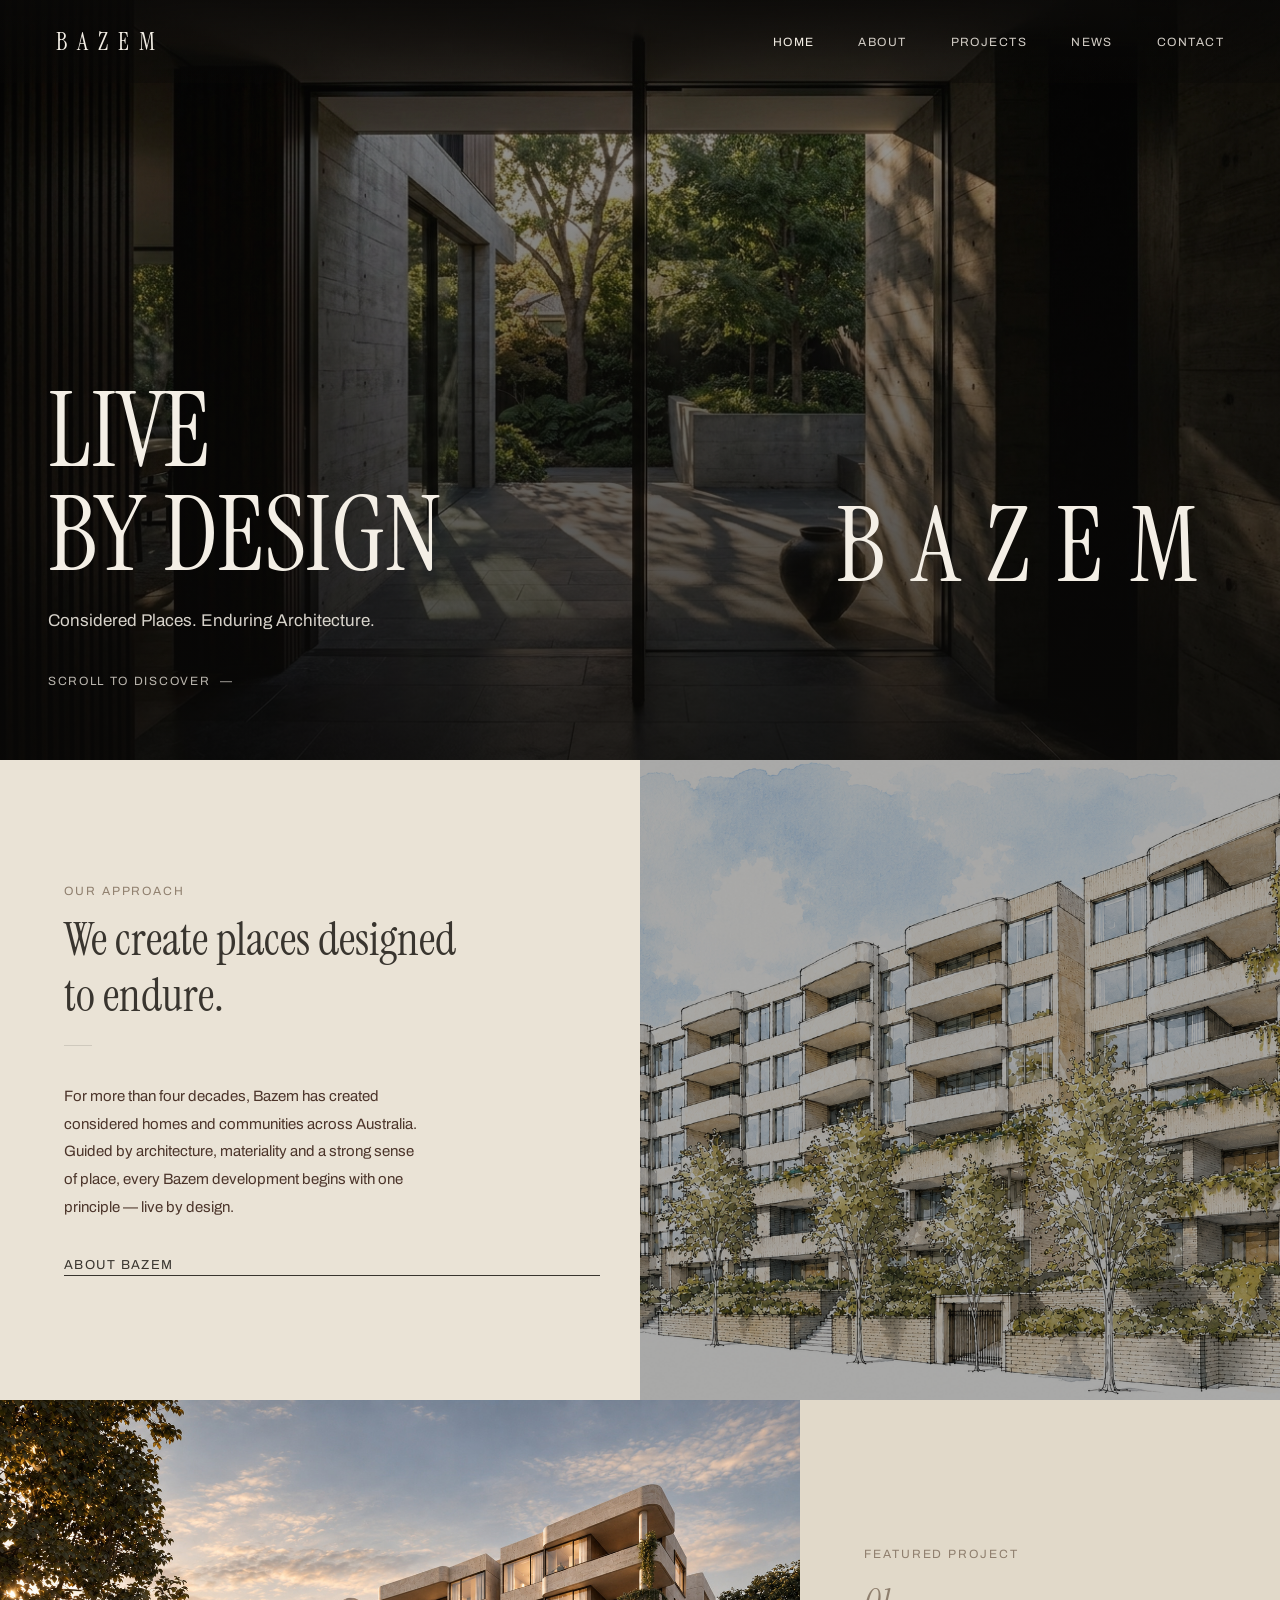
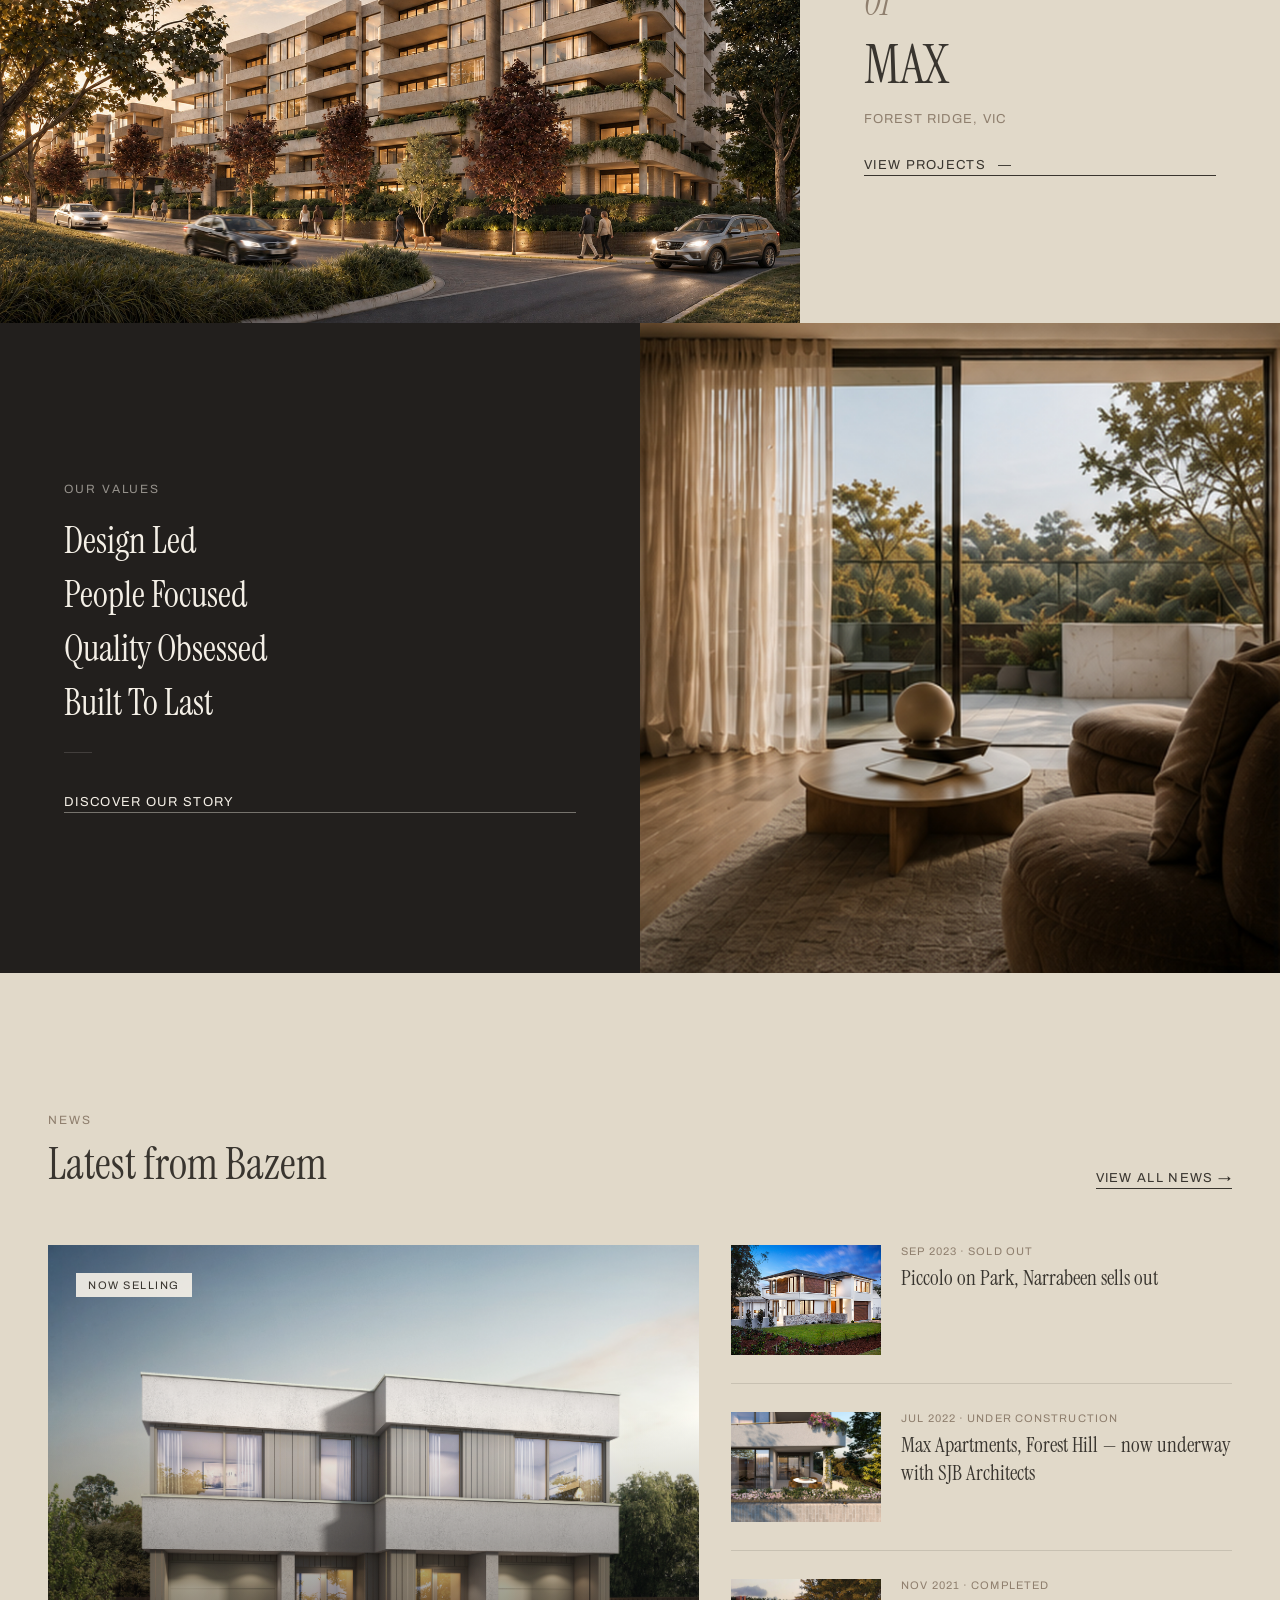
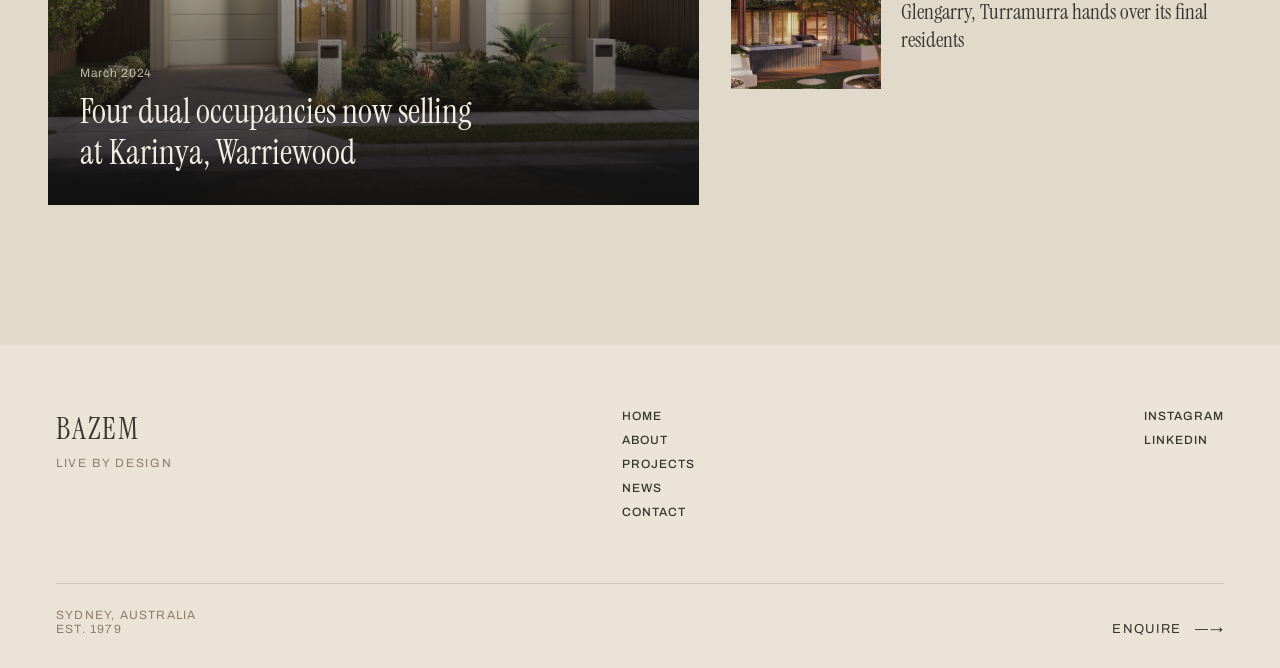
<file: index.html>
<!DOCTYPE html>
<html lang="en">
<head>
<meta charset="utf-8">
<meta name="viewport" content="width=device-width, initial-scale=1">
<title>Bazem — Live By Design</title>
<link rel="preconnect" href="https://fonts.googleapis.com">
<link rel="preconnect" href="https://fonts.gstatic.com" crossorigin="anonymous">
<link href="https://fonts.googleapis.com/css2?family=Instrument+Serif:ital@0;1&family=Archivo:wght@400;500;600;700&display=swap" rel="stylesheet">
<link rel="stylesheet" href="css/style.css">
</head>
<body>

<header class="site-header">
<a href="index.html" class="site-header__logo">BAZEM</a>
<nav class="site-header__nav">
<a href="index.html" class="is-active">Home</a>
<a href="about.html">About</a>
<a href="projects.html">Projects</a>
<a href="news.html">News</a>
<a href="contact.html">Contact</a>
</nav>
<button class="burger" aria-label="Menu"><span></span><span></span><span></span></button>
</header>

<div class="mobile-nav">
<div class="mobile-nav__top">
<div class="mobile-nav__logo">BAZEM</div>
<button class="mobile-nav__close" aria-label="Close menu">×</button>
</div>
<nav class="mobile-nav__links">
<a href="index.html"><span>01</span>Home</a>
<a href="about.html"><span>02</span>About</a>
<a href="projects.html"><span>03</span>Projects</a>
<a href="news.html"><span>04</span>News</a>
<a href="contact.html"><span>05</span>Contact</a>
</nav>
<div class="mobile-nav__foot">119 Willoughby Road, Crows Nest NSW · (02) 9956 3818</div>
</div>

<section class="hero">
<video autoplay muted loop playsinline poster="uploads/hf_20260813_230831_56e6dd16-67d4-4c9a-90cb-5d42ba238a93.png" crossorigin="anonymous">
<source src="https://d8j0ntlcm91z4.cloudfront.net/user_3GW44oRT1F4NxJHzbThFHly3Vqg/hf_20260813_232804_43e7d141-6e8e-41c3-b76c-92bc6c5364d0.mp4" type="video/mp4">
</video>
<div class="hero__overlay"></div>
<div class="hero__floating-logo">BAZEM</div>
<div class="hero__text">
<h1 class="hero__title">Live<br>By Design</h1>
<p class="hero__body">Considered Places. Enduring Architecture.</p>
<div class="hero__scroll">Scroll To Discover <span>—</span></div>
</div>
</section>

<section class="approach">
<div class="approach__text" data-reveal>
<div class="eyebrow">Our Approach</div>
<h2 class="approach__title">We create places designed to endure.</h2>
<div class="rule"></div>
<p class="approach__body">For more than four decades, Bazem has created considered homes and communities across Australia. Guided by architecture, materiality and a strong sense of place, every Bazem development begins with one principle — live by design.</p>
<a href="about.html" class="link-underline">About Bazem</a>
</div>
<div class="approach__image" data-reveal>
<img src="uploads/max-colour-sky-sketch.png" alt="Max Apartments — architectural sketch">
</div>
</section>

<section class="featured">
<div class="featured__image" data-reveal>
<img src="uploads/max.jpg" alt="MAX — Forest Ridge">
</div>
<div class="featured__text" data-reveal>
<div class="eyebrow">Featured Project</div>
<div class="featured__num">01</div>
<h2 class="featured__name">MAX</h2>
<div class="featured__loc">Forest Ridge, VIC</div>
<a href="projects.html#max" class="link-underline featured__link">View Projects <span>—</span></a>
</div>
</section>

<section class="values">
<div class="values__text" data-reveal>
<div class="eyebrow" style="color:rgba(244,239,230,.55)">Our Values</div>
<div class="values__list">
<div>Design Led</div>
<div>People Focused</div>
<div>Quality Obsessed</div>
<div>Built To Last</div>
</div>
<div class="rule rule--light"></div>
<a href="about.html" class="link-underline link-underline--light" style="margin-top:20px">Discover Our Story</a>
</div>
<div class="values__image" data-reveal>
<img src="uploads/04_living_room-9580292a.jpg" alt="Bazem interior living room">
</div>
</section>

<section class="news-section" id="news">
<div class="news-section__inner">
<div class="news-section__head">
<div>
<div class="eyebrow">News</div>
<h2 class="section-title">Latest from Bazem</h2>
</div>
<a href="news.html" class="link-underline">View All News →</a>
</div>
<div class="news-grid">
<a href="news.html" class="news-featured">
<img src="uploads/karinya-project-image.jpg" alt="Karinya Warriewood">
<div class="news-featured__overlay"></div>
<div class="news-featured__tag">Now Selling</div>
<div class="news-featured__text">
<div class="news-featured__date">March 2024</div>
<div class="news-featured__title">Four dual occupancies now selling at Karinya, Warriewood</div>
</div>
</a>
<div class="news-list">
<a href="news.html" class="news-row">
<div class="news-row__thumb"><img src="uploads/bazem-new-st-columbans-image.png" alt="St Columbans"></div>
<div>
<div class="news-row__date">Sep 2023 · Sold Out</div>
<div class="news-row__title">Piccolo on Park, Narrabeen sells out</div>
</div>
</a>
<a href="news.html" class="news-row">
<div class="news-row__thumb"><img src="uploads/forest-ridge-the-building-2.jpg" alt="Max Apartments"></div>
<div>
<div class="news-row__date">Jul 2022 · Under Construction</div>
<div class="news-row__title">Max Apartments, Forest Hill — now underway with SJB Architects</div>
</div>
</a>
<a href="news.html" class="news-row">
<div class="news-row__thumb"><img src="uploads/bazem-forest-hill-communal-terrace.png" alt="Glengarry"></div>
<div>
<div class="news-row__date">Nov 2021 · Completed</div>
<div class="news-row__title">Glengarry, Turramurra hands over its final residents</div>
</div>
</a>
</div>
</div>
</div>
</section>

<footer class="site-footer">
<div class="site-footer__top">
<div>
<div class="site-footer__brand-name">BAZEM</div>
<div class="site-footer__brand-tag">Live By Design</div>
</div>
<nav class="site-footer__nav">
<a href="index.html">Home</a>
<a href="about.html">About</a>
<a href="projects.html">Projects</a>
<a href="news.html">News</a>
<a href="contact.html">Contact</a>
</nav>
<nav class="site-footer__nav">
<a href="#">Instagram</a>
<a href="#">LinkedIn</a>
</nav>
</div>
<div class="site-footer__bottom">
<div class="site-footer__location">Sydney, Australia<br>Est. 1979</div>
<a href="contact.html" class="site-footer__enquire">Enquire <span>—→</span></a>
</div>
</footer>

<script src="js/main.js"></script>
</body>
</html>
</file>
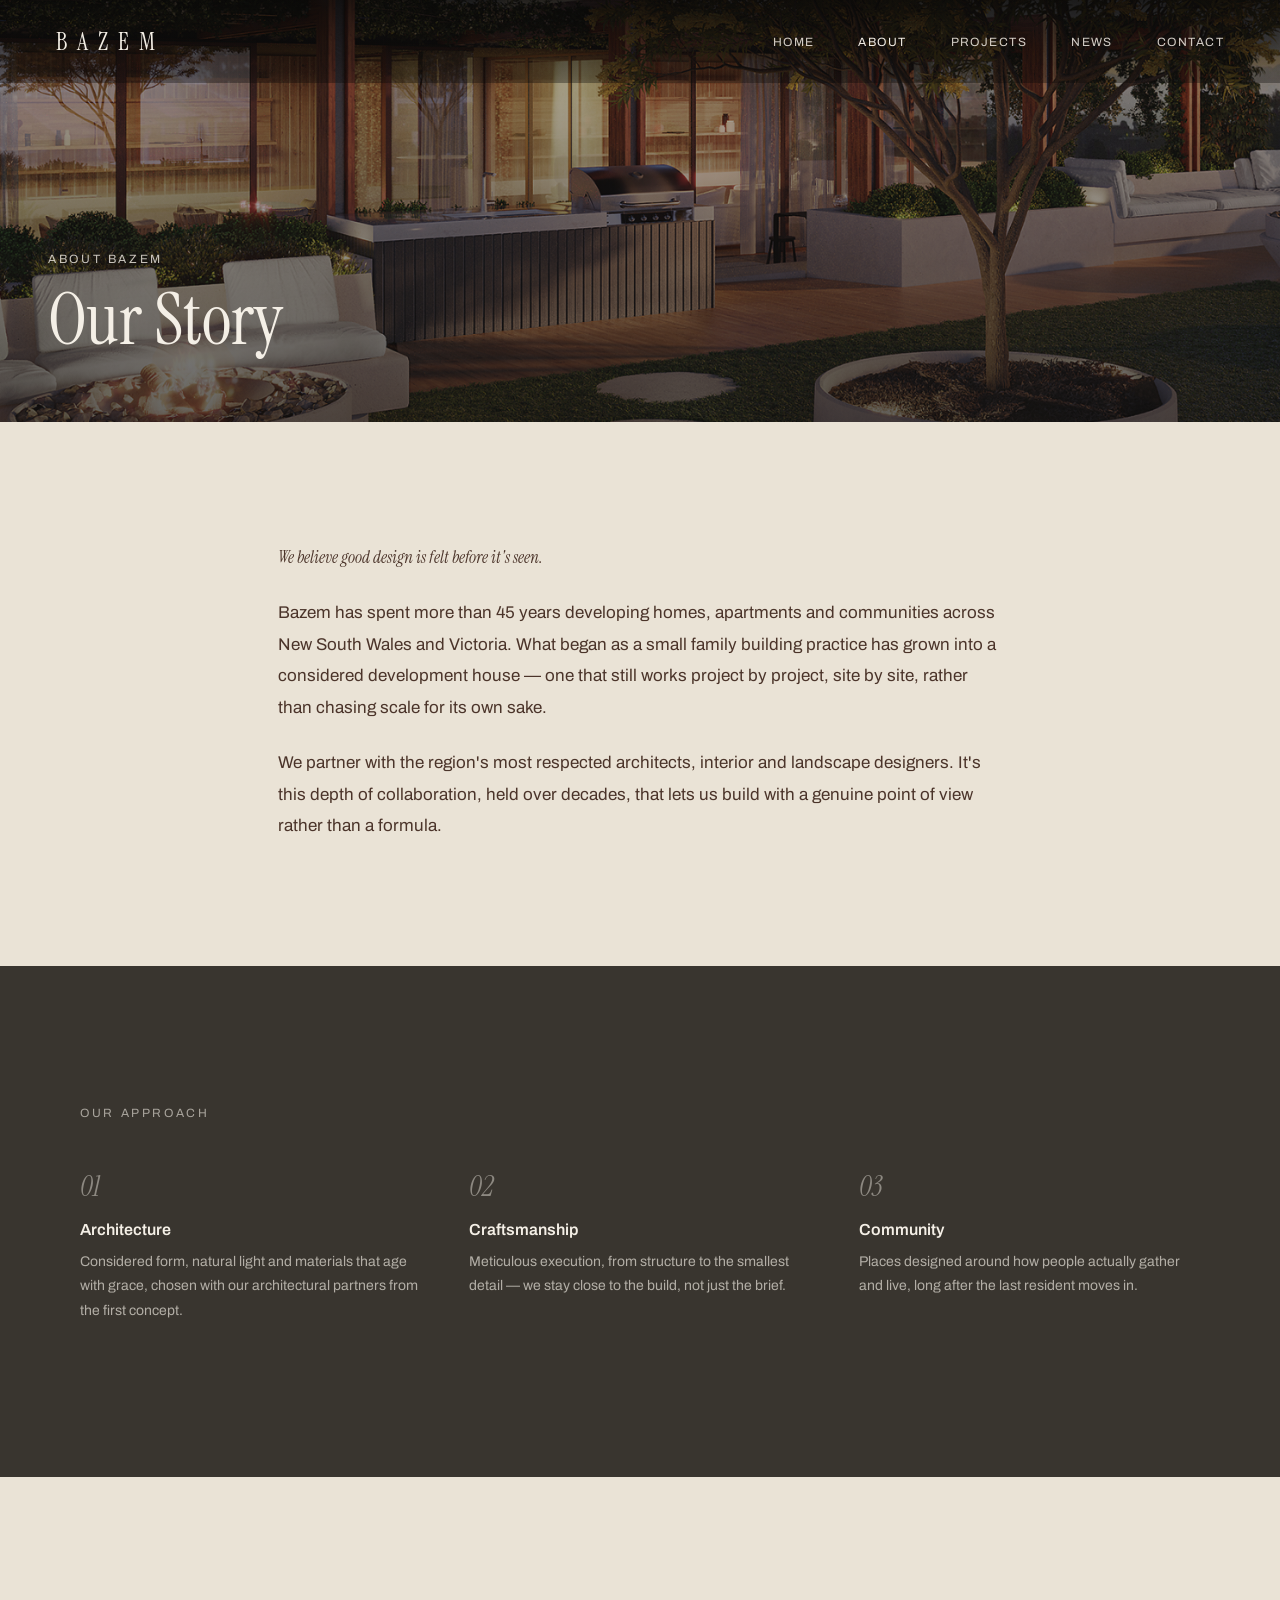
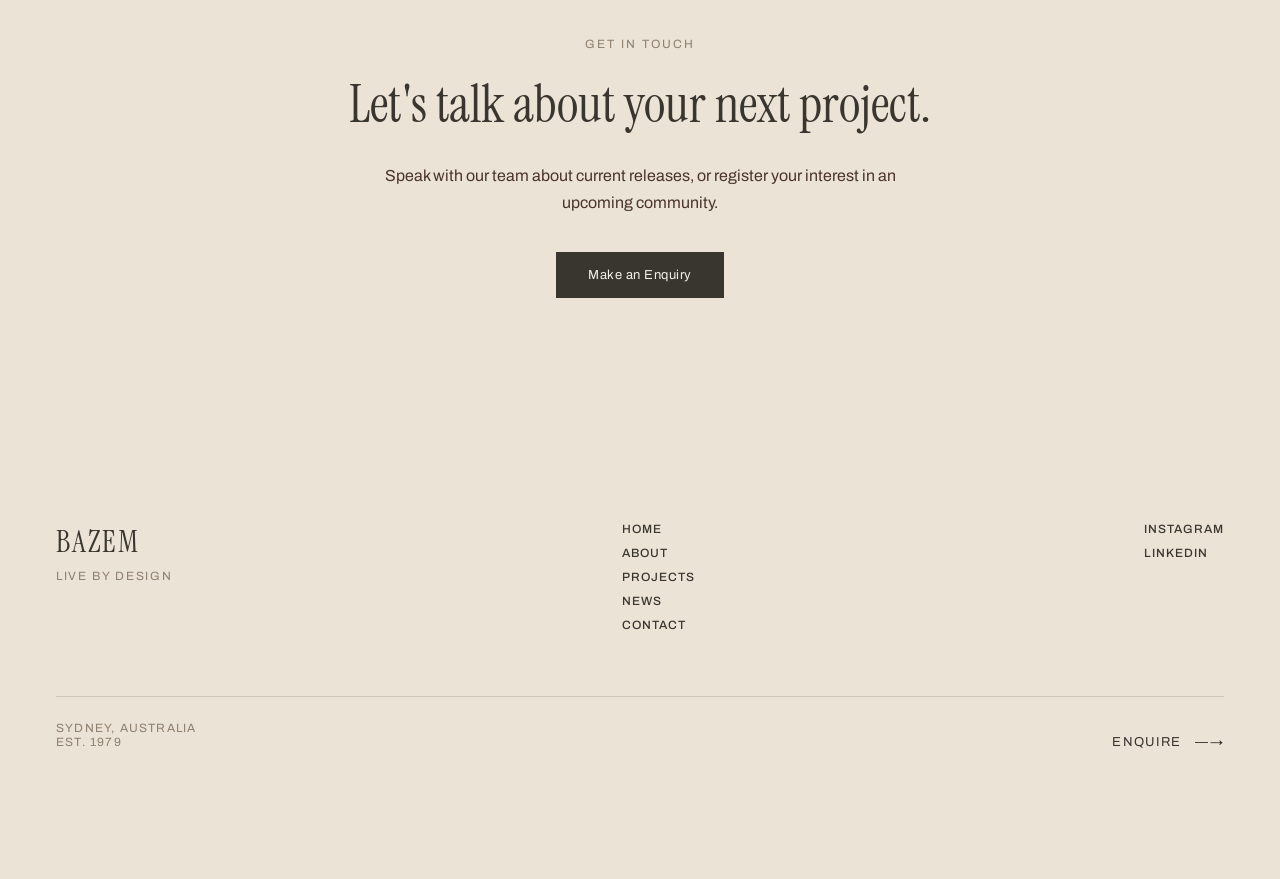
<file: about.html>
<!DOCTYPE html>
<html lang="en">
<head>
<meta charset="utf-8">
<meta name="viewport" content="width=device-width, initial-scale=1">
<title>About — Bazem</title>
<link rel="preconnect" href="https://fonts.googleapis.com">
<link rel="preconnect" href="https://fonts.gstatic.com" crossorigin="anonymous">
<link href="https://fonts.googleapis.com/css2?family=Instrument+Serif:ital@0;1&family=Archivo:wght@400;500;600;700&display=swap" rel="stylesheet">
<link rel="stylesheet" href="css/style.css">
</head>
<body>

<header class="site-header">
<a href="index.html" class="site-header__logo">BAZEM</a>
<nav class="site-header__nav">
<a href="index.html">Home</a>
<a href="about.html" class="is-active">About</a>
<a href="projects.html">Projects</a>
<a href="news.html">News</a>
<a href="contact.html">Contact</a>
</nav>
<button class="burger" aria-label="Menu"><span></span><span></span><span></span></button>
</header>

<div class="mobile-nav">
<div class="mobile-nav__top">
<div class="mobile-nav__logo">BAZEM</div>
<button class="mobile-nav__close" aria-label="Close menu">×</button>
</div>
<nav class="mobile-nav__links">
<a href="index.html"><span>01</span>Home</a>
<a href="about.html"><span>02</span>About</a>
<a href="projects.html"><span>03</span>Projects</a>
<a href="news.html"><span>04</span>News</a>
<a href="contact.html"><span>05</span>Contact</a>
</nav>
<div class="mobile-nav__foot">119 Willoughby Road, Crows Nest NSW · (02) 9956 3818</div>
</div>

<section class="hero-simple">
<img src="uploads/bazem-forest-hill-communal-terrace.png" alt="Bazem — communal terrace">
<div class="hero-simple__overlay"></div>
<div class="hero-simple__text">
<div class="hero-simple__kicker">About Bazem</div>
<h1 class="hero-simple__title">Our Story</h1>
</div>
</section>

<section class="about-intro">
<p class="about-intro__quote">We believe good design is felt before it's seen.</p>
<p>Bazem has spent more than 45 years developing homes, apartments and communities across New South Wales and Victoria. What began as a small family building practice has grown into a considered development house — one that still works project by project, site by site, rather than chasing scale for its own sake.</p>
<p>We partner with the region's most respected architects, interior and landscape designers. It's this depth of collaboration, held over decades, that lets us build with a genuine point of view rather than a formula.</p>
</section>

<section class="approach-dark">
<div class="approach-dark__inner">
<div class="approach-dark__label">Our Approach</div>
<div class="approach-dark__grid">
<div>
<div class="approach-dark__num">01</div>
<div class="approach-dark__heading">Architecture</div>
<p class="approach-dark__copy">Considered form, natural light and materials that age with grace, chosen with our architectural partners from the first concept.</p>
</div>
<div>
<div class="approach-dark__num">02</div>
<div class="approach-dark__heading">Craftsmanship</div>
<p class="approach-dark__copy">Meticulous execution, from structure to the smallest detail — we stay close to the build, not just the brief.</p>
</div>
<div>
<div class="approach-dark__num">03</div>
<div class="approach-dark__heading">Community</div>
<p class="approach-dark__copy">Places designed around how people actually gather and live, long after the last resident moves in.</p>
</div>
</div>
</div>
</section>

<section class="cta-panel">
<div class="eyebrow">Get In Touch</div>
<h2 class="cta-panel__title">Let's talk about your next project.</h2>
<p class="cta-panel__body">Speak with our team about current releases, or register your interest in an upcoming community.</p>
<a href="contact.html" class="btn-solid">Make an Enquiry</a>
</section>

<footer class="site-footer">
<div class="site-footer__top">
<div>
<div class="site-footer__brand-name">BAZEM</div>
<div class="site-footer__brand-tag">Live By Design</div>
</div>
<nav class="site-footer__nav">
<a href="index.html">Home</a>
<a href="about.html">About</a>
<a href="projects.html">Projects</a>
<a href="news.html">News</a>
<a href="contact.html">Contact</a>
</nav>
<nav class="site-footer__nav">
<a href="#">Instagram</a>
<a href="#">LinkedIn</a>
</nav>
</div>
<div class="site-footer__bottom">
<div class="site-footer__location">Sydney, Australia<br>Est. 1979</div>
<a href="contact.html" class="site-footer__enquire">Enquire <span>—→</span></a>
</div>
</footer>

<script src="js/main.js"></script>
</body>
</html>
</file>
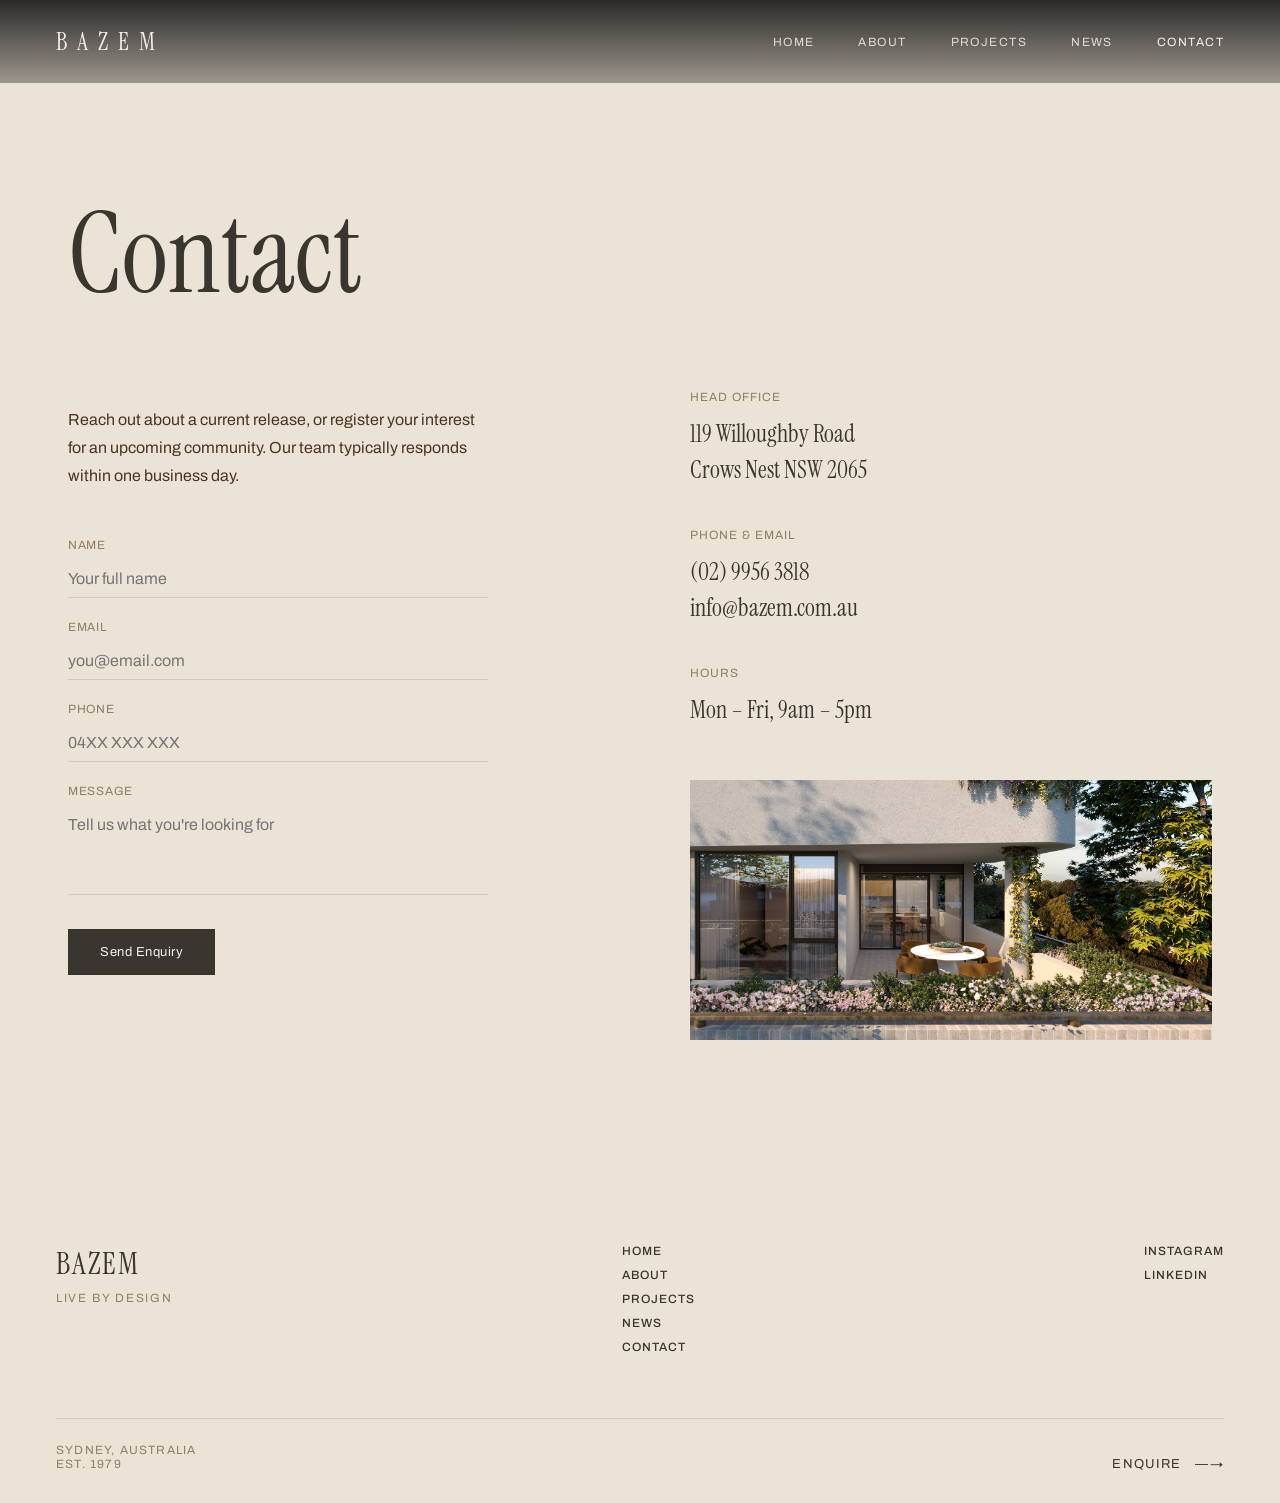
<file: contact.html>
<!DOCTYPE html>
<html lang="en">
<head>
<meta charset="utf-8">
<meta name="viewport" content="width=device-width, initial-scale=1">
<title>Contact — Bazem</title>
<link rel="preconnect" href="https://fonts.googleapis.com">
<link rel="preconnect" href="https://fonts.gstatic.com" crossorigin="anonymous">
<link href="https://fonts.googleapis.com/css2?family=Instrument+Serif:ital@0;1&family=Archivo:wght@400;500;600;700&display=swap" rel="stylesheet">
<link rel="stylesheet" href="css/style.css">
</head>
<body>

<header class="site-header">
<a href="index.html" class="site-header__logo">BAZEM</a>
<nav class="site-header__nav">
<a href="index.html">Home</a>
<a href="about.html">About</a>
<a href="projects.html">Projects</a>
<a href="news.html">News</a>
<a href="contact.html" class="is-active">Contact</a>
</nav>
<button class="burger" aria-label="Menu"><span></span><span></span><span></span></button>
</header>

<div class="mobile-nav">
<div class="mobile-nav__top">
<div class="mobile-nav__logo">BAZEM</div>
<button class="mobile-nav__close" aria-label="Close menu">×</button>
</div>
<nav class="mobile-nav__links">
<a href="index.html"><span>01</span>Home</a>
<a href="about.html"><span>02</span>About</a>
<a href="projects.html"><span>03</span>Projects</a>
<a href="news.html"><span>04</span>News</a>
<a href="contact.html"><span>05</span>Contact</a>
</nav>
<div class="mobile-nav__foot">119 Willoughby Road, Crows Nest NSW · (02) 9956 3818</div>
</div>

<section class="contact-hero">
<h1 class="section-title">Contact</h1>
</section>

<section class="contact-grid" id="form">
<div>
<p class="contact-grid__intro">Reach out about a current release, or register your interest for an upcoming community. Our team typically responds within one business day.</p>
<form class="contact-form">
<div class="form-field">
<label for="name">Name</label>
<input id="name" type="text" placeholder="Your full name">
</div>
<div class="form-field">
<label for="email">Email</label>
<input id="email" type="email" placeholder="you@email.com">
</div>
<div class="form-field">
<label for="phone">Phone</label>
<input id="phone" type="tel" placeholder="04XX XXX XXX">
</div>
<div class="form-field">
<label for="message">Message</label>
<textarea id="message" rows="4" placeholder="Tell us what you're looking for"></textarea>
</div>
<button type="submit" class="btn-submit">Send Enquiry</button>
</form>
</div>

<div class="contact-info">
<div>
<div class="contact-info__label">Head Office</div>
<div class="contact-info__value">119 Willoughby Road<br>Crows Nest NSW 2065</div>
</div>
<div>
<div class="contact-info__label">Phone &amp; Email</div>
<div class="contact-info__value">(02) 9956 3818<br>info@bazem.com.au</div>
</div>
<div>
<div class="contact-info__label">Hours</div>
<div class="contact-info__value">Mon – Fri, 9am – 5pm</div>
</div>
<div class="contact-info__image">
<img src="uploads/forest-ridge-the-building-2.jpg" alt="Bazem office">
</div>
</div>
</section>

<footer class="site-footer">
<div class="site-footer__top">
<div>
<div class="site-footer__brand-name">BAZEM</div>
<div class="site-footer__brand-tag">Live By Design</div>
</div>
<nav class="site-footer__nav">
<a href="index.html">Home</a>
<a href="about.html">About</a>
<a href="projects.html">Projects</a>
<a href="news.html">News</a>
<a href="contact.html">Contact</a>
</nav>
<nav class="site-footer__nav">
<a href="#">Instagram</a>
<a href="#">LinkedIn</a>
</nav>
</div>
<div class="site-footer__bottom">
<div class="site-footer__location">Sydney, Australia<br>Est. 1979</div>
<a href="contact.html" class="site-footer__enquire">Enquire <span>—→</span></a>
</div>
</footer>

<script src="js/main.js"></script>
</body>
</html>
</file>
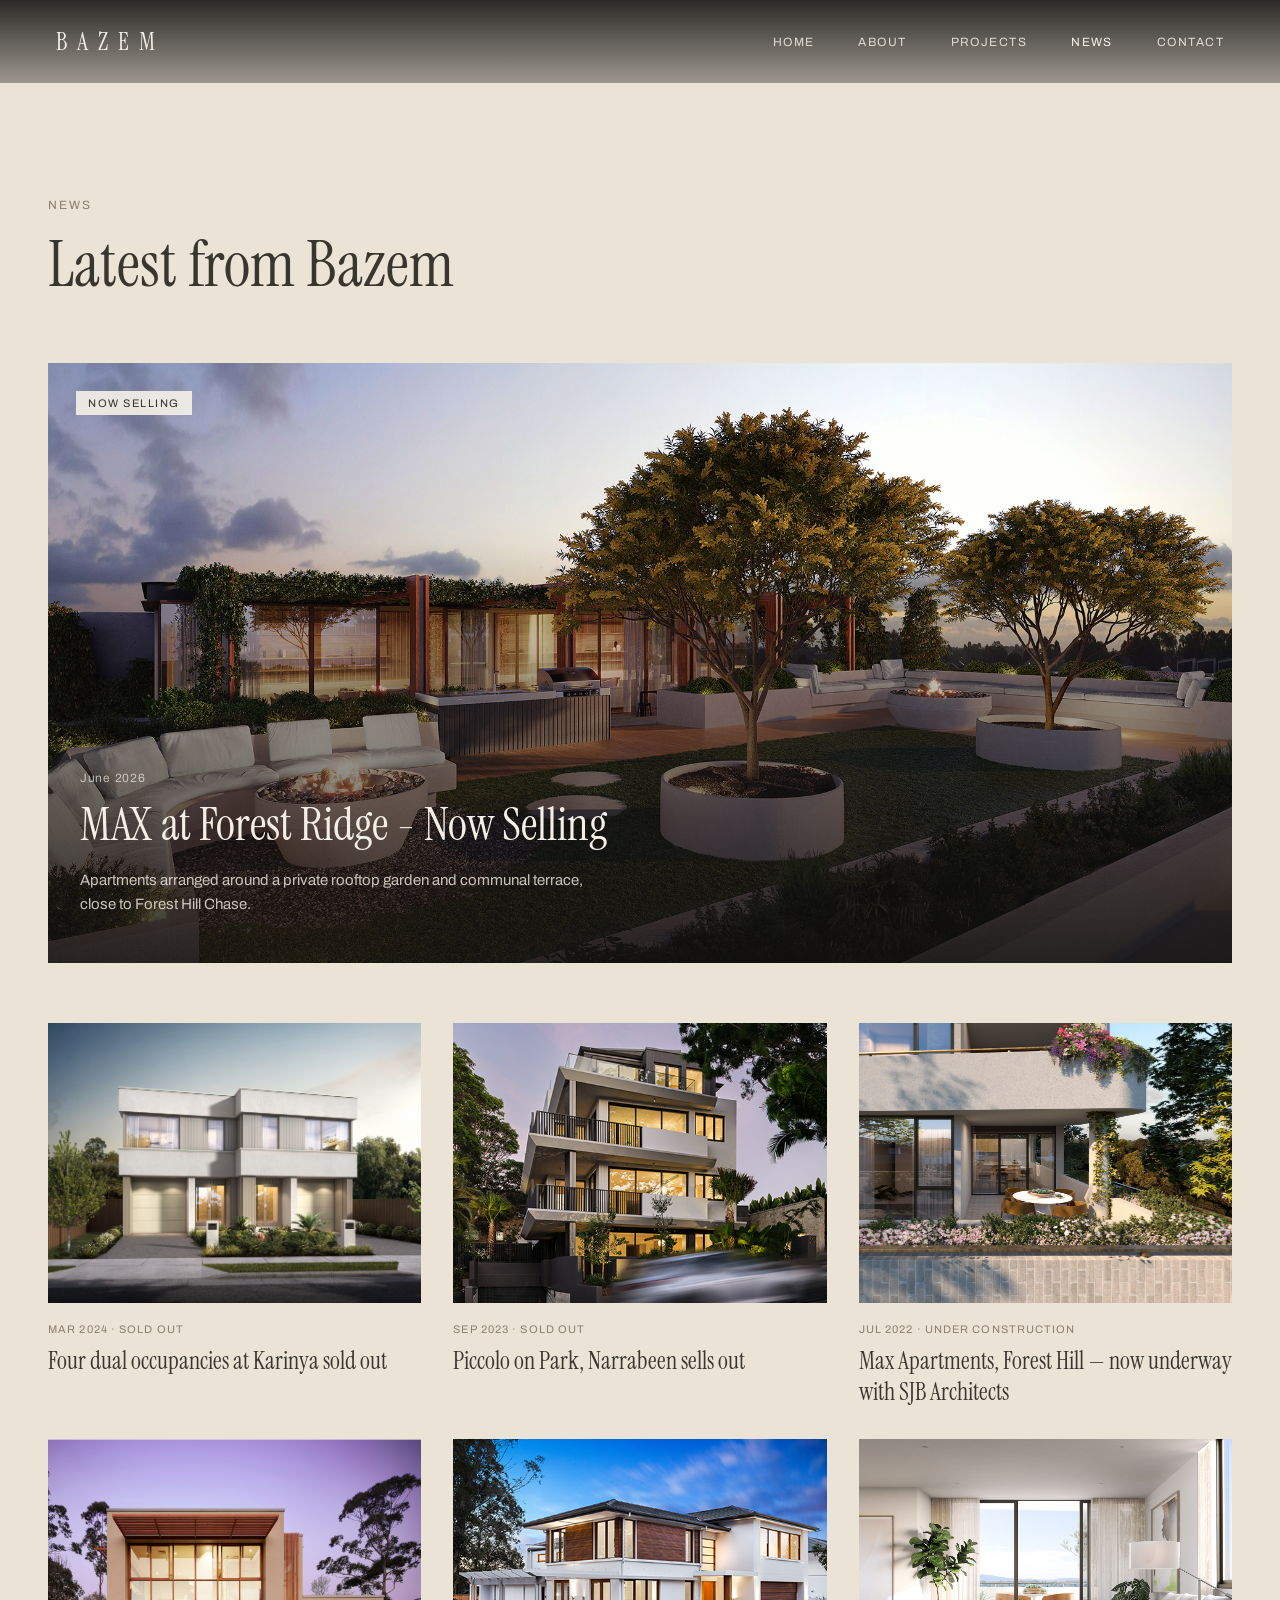
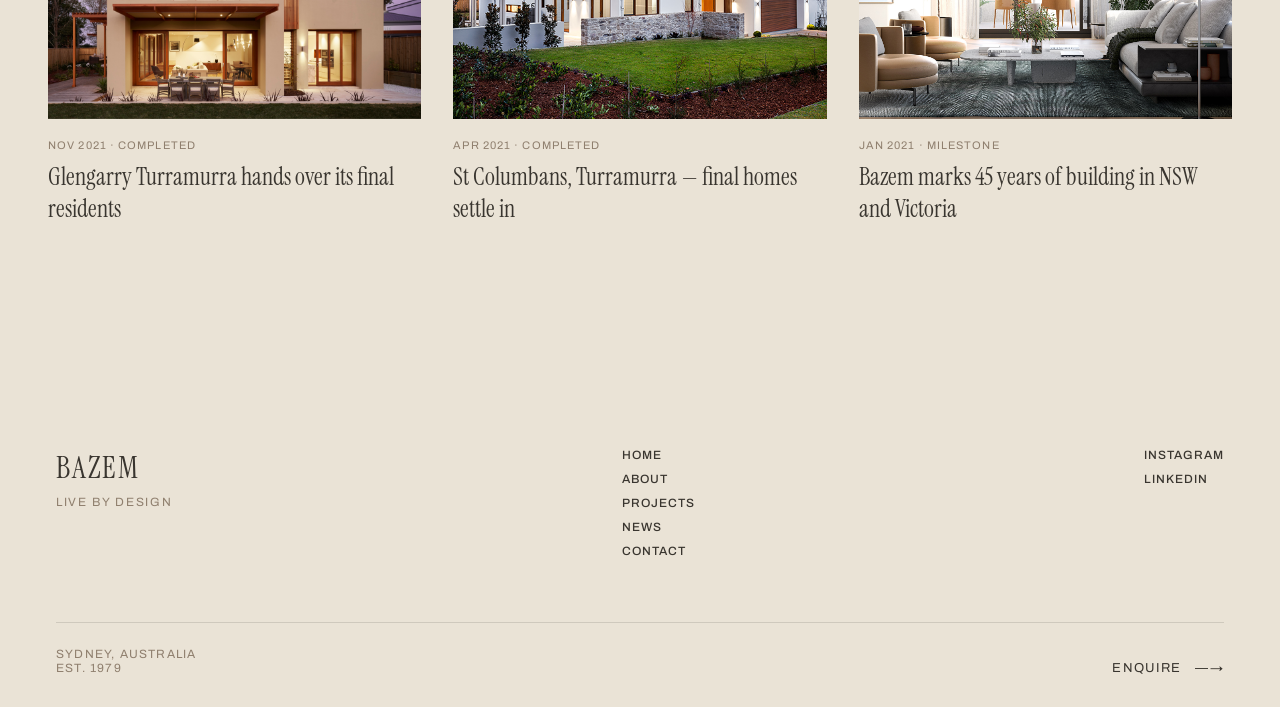
<file: news.html>
<!DOCTYPE html>
<html lang="en">
<head>
<meta charset="utf-8">
<meta name="viewport" content="width=device-width, initial-scale=1">
<title>News — Bazem</title>
<link rel="preconnect" href="https://fonts.googleapis.com">
<link rel="preconnect" href="https://fonts.gstatic.com" crossorigin="anonymous">
<link href="https://fonts.googleapis.com/css2?family=Instrument+Serif:ital@0;1&family=Archivo:wght@400;500;600;700&display=swap" rel="stylesheet">
<link rel="stylesheet" href="css/style.css">
</head>
<body>

<header class="site-header">
<a href="index.html" class="site-header__logo">BAZEM</a>
<nav class="site-header__nav">
<a href="index.html">Home</a>
<a href="about.html">About</a>
<a href="projects.html">Projects</a>
<a href="news.html" class="is-active">News</a>
<a href="contact.html">Contact</a>
</nav>
<button class="burger" aria-label="Menu"><span></span><span></span><span></span></button>
</header>

<div class="mobile-nav">
<div class="mobile-nav__top">
<div class="mobile-nav__logo">BAZEM</div>
<button class="mobile-nav__close" aria-label="Close menu">×</button>
</div>
<nav class="mobile-nav__links">
<a href="index.html"><span>01</span>Home</a>
<a href="about.html"><span>02</span>About</a>
<a href="projects.html"><span>03</span>Projects</a>
<a href="news.html"><span>04</span>News</a>
<a href="contact.html"><span>05</span>Contact</a>
</nav>
<div class="mobile-nav__foot">119 Willoughby Road, Crows Nest NSW · (02) 9956 3818</div>
</div>

<section class="news-page-hero">
<div class="eyebrow">News</div>
<h1 class="section-title">Latest from Bazem</h1>
</section>

<section class="news-feature-block">
<a href="projects.html" class="news-featured" style="height:600px">
<img src="uploads/hero-forestridge.jpg" alt="Forest Ridge">
<div class="news-featured__overlay"></div>
<div class="news-featured__tag">Now Selling</div>
<div class="news-featured__text">
<div class="news-featured__date">June 2026</div>
<div class="news-featured__title" style="font-size:46px;max-width:640px">MAX at Forest Ridge - Now Selling</div>
<p style="font-size:15px;line-height:1.6;color:rgba(244,239,230,.8);max-width:520px;margin-top:16px">Apartments arranged around a private rooftop garden and communal terrace, close to Forest Hill Chase.</p>
</div>
</a>
</section>

<section class="news-article-grid">

<a href="projects.html" class="news-card">
<div class="news-card__thumb"><img src="uploads/karinya-project-image.jpg" alt="Karinya Warriewood"></div>
<div class="news-card__date">Mar 2024 · Sold Out</div>
<div class="news-card__title">Four dual occupancies at Karinya sold out</div>
</a>

<a href="projects.html" class="news-card">
<div class="news-card__thumb"><img src="uploads/piccolo-on-park-new2.png" alt="Piccolo on Park" style="object-position:center top"></div>
<div class="news-card__date">Sep 2023 · Sold Out</div>
<div class="news-card__title">Piccolo on Park, Narrabeen sells out</div>
</a>

<a href="projects.html" class="news-card">
<div class="news-card__thumb"><img src="uploads/forest-ridge-the-building-2.jpg" alt="Max Apartments"></div>
<div class="news-card__date">Jul 2022 · Under Construction</div>
<div class="news-card__title">Max Apartments, Forest Hill — now underway with SJB Architects</div>
</a>

<a href="projects.html" class="news-card">
<div class="news-card__thumb"><img src="uploads/glengarry-latest.png" alt="Glengarry"></div>
<div class="news-card__date">Nov 2021 · Completed</div>
<div class="news-card__title">Glengarry Turramurra hands over its final residents</div>
</a>

<a href="projects.html" class="news-card">
<div class="news-card__thumb">
<img src="uploads/st-columbans-new.png" alt="St Columbans">
</div>
<div class="news-card__date">Apr 2021 · Completed</div>
<div class="news-card__title">St Columbans, Turramurra — final homes settle in</div>
</a>

<a href="projects.html" class="news-card">
<div class="news-card__thumb"><img src="uploads/hero-apartment-forestridge.jpg" alt="Bazem 45 years"></div>
<div class="news-card__date">Jan 2021 · Milestone</div>
<div class="news-card__title">Bazem marks 45 years of building in NSW and Victoria</div>
</a>

</section>

<footer class="site-footer">
<div class="site-footer__top">
<div>
<div class="site-footer__brand-name">BAZEM</div>
<div class="site-footer__brand-tag">Live By Design</div>
</div>
<nav class="site-footer__nav">
<a href="index.html">Home</a>
<a href="about.html">About</a>
<a href="projects.html">Projects</a>
<a href="news.html">News</a>
<a href="contact.html">Contact</a>
</nav>
<nav class="site-footer__nav">
<a href="#">Instagram</a>
<a href="#">LinkedIn</a>
</nav>
</div>
<div class="site-footer__bottom">
<div class="site-footer__location">Sydney, Australia<br>Est. 1979</div>
<a href="contact.html" class="site-footer__enquire">Enquire <span>—→</span></a>
</div>
</footer>

<script src="js/main.js"></script>
</body>
</html>
</file>
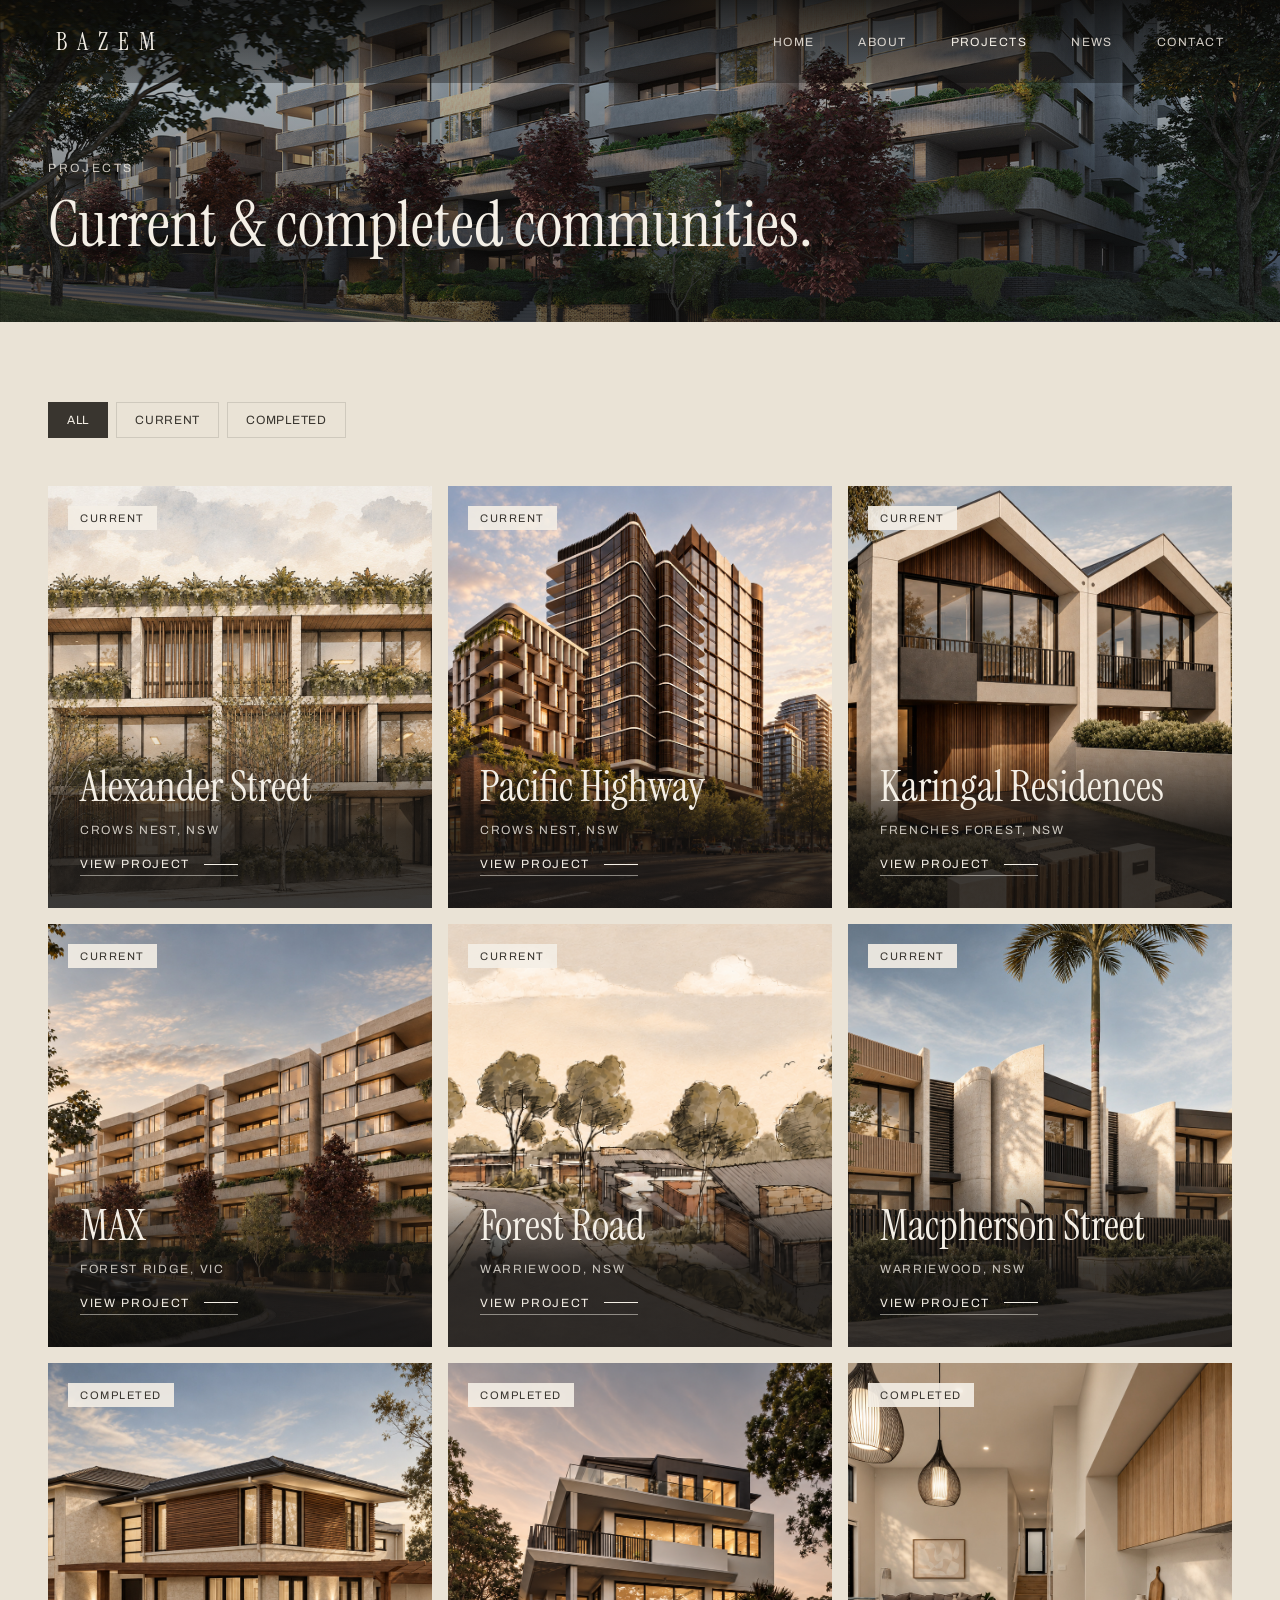
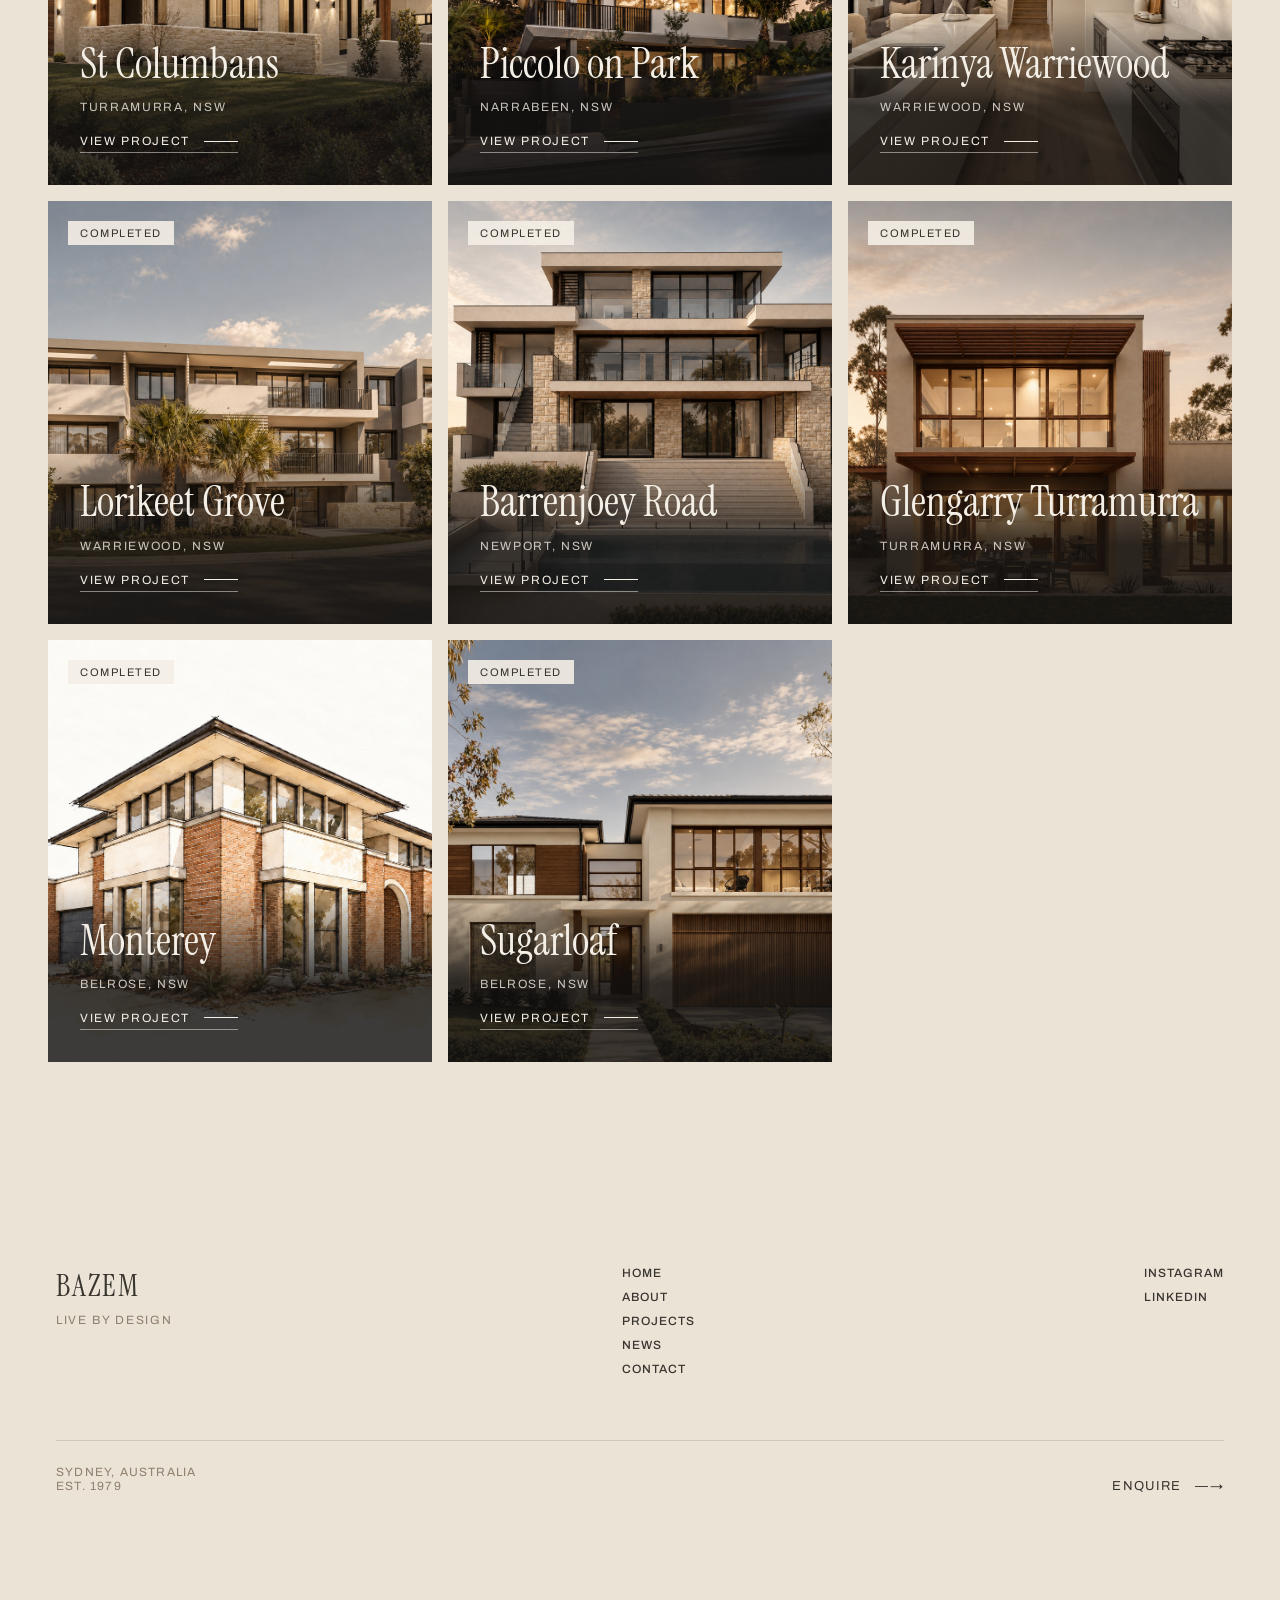
<file: projects.html>
<!DOCTYPE html>
<html lang="en">
<head>
<meta charset="utf-8">
<meta name="viewport" content="width=device-width, initial-scale=1">
<title>Projects — Bazem</title>
<link rel="preconnect" href="https://fonts.googleapis.com">
<link rel="preconnect" href="https://fonts.gstatic.com" crossorigin="anonymous">
<link href="https://fonts.googleapis.com/css2?family=Instrument+Serif:ital@0;1&family=Archivo:wght@400;500;600;700&display=swap" rel="stylesheet">
<link rel="stylesheet" href="css/style.css">
</head>
<body>

<header class="site-header">
<a href="index.html" class="site-header__logo">BAZEM</a>
<nav class="site-header__nav">
<a href="index.html">Home</a>
<a href="about.html">About</a>
<a href="projects.html" class="is-active">Projects</a>
<a href="news.html">News</a>
<a href="contact.html">Contact</a>
</nav>
<button class="burger" aria-label="Menu"><span></span><span></span><span></span></button>
</header>

<div class="mobile-nav">
<div class="mobile-nav__top">
<div class="mobile-nav__logo">BAZEM</div>
<button class="mobile-nav__close" aria-label="Close menu">×</button>
</div>
<nav class="mobile-nav__links">
<a href="index.html"><span>01</span>Home</a>
<a href="about.html"><span>02</span>About</a>
<a href="projects.html"><span>03</span>Projects</a>
<a href="news.html"><span>04</span>News</a>
<a href="contact.html"><span>05</span>Contact</a>
</nav>
<div class="mobile-nav__foot">119 Willoughby Road, Crows Nest NSW · (02) 9956 3818</div>
</div>

<section class="hero-simple hero-simple--short">
<img src="uploads/bazem-projects-bg-image-v2.png" alt="Bazem projects">
<div class="hero-simple__overlay"></div>
<div class="hero-simple__text">
<div class="hero-simple__kicker">Projects</div>
<h1 class="hero-simple__title">Current &amp; completed communities.</h1>
</div>
</section>

<section class="projects-section">
<div class="projects-filters">
<button class="filter-btn is-active" data-filter="all">All</button>
<button class="filter-btn" data-filter="current">Current</button>
<button class="filter-btn" data-filter="completed">Completed</button>
</div>
<div class="projects-grid">

<div class="project-card" data-status="current">
<img src="uploads/alexander-street.jpg" alt="Alexander Street">
<div class="project-card__tag">Current</div>
<div class="project-card__info">
<div class="project-card__name">Alexander Street</div>
<div class="project-card__loc">Crows Nest, NSW</div>
<p class="project-card__desc">A mixed-use development designed to complement the character of the neighbourhood, offering a new standard of urban living with everything at its doorstep.</p>
<span class="project-card__cta">View Project <i></i></span>
</div>
</div>

<div class="project-card" data-status="current">
<img src="uploads/pacific-highway.jpg" alt="Pacific Highway">
<div class="project-card__tag">Current</div>
<div class="project-card__info">
<div class="project-card__name">Pacific Highway</div>
<div class="project-card__loc">Crows Nest, NSW</div>
<p class="project-card__desc">A landmark development of three towers opposite Crows Nest Metro, bringing contemporary architecture and vibrant urban amenity.</p>
<span class="project-card__cta">View Project <i></i></span>
</div>
</div>

<div class="project-card" data-status="current">
<img src="uploads/karingal.jpg" alt="Karingal Residences">
<div class="project-card__tag">Current</div>
<div class="project-card__info">
<div class="project-card__name">Karingal Residences</div>
<div class="project-card__loc">Frenches Forest, NSW</div>
<p class="project-card__desc">An exclusive release of 10 architecturally designed dual occupancies in Frenches Forest, delivered in collaboration with MHDP.</p>
<span class="project-card__cta">View Project <i></i></span>
</div>
</div>

<div class="project-card" id="max" data-status="current">
<img src="uploads/max.jpg" alt="MAX, Forest Ridge">
<div class="project-card__tag">Current</div>
<div class="project-card__info">
<div class="project-card__name">MAX</div>
<div class="project-card__loc">Forest Ridge, VIC</div>
<p class="project-card__desc">Currently under construction, a collection of 115 house-size apartments in Forest Hill. Architecture by SJB, landscape by Jack Merlo.</p>
<span class="project-card__cta">View Project <i></i></span>
</div>
</div>

<div class="project-card" data-status="current">
<img src="uploads/forest-road-new.png" alt="Forest Road">
<div class="project-card__tag">Current</div>
<div class="project-card__info">
<div class="project-card__name">Forest Road</div>
<div class="project-card__loc">Warriewood, NSW</div>
<p class="project-card__desc">A boutique collection of 13 homes surrounded by natural beauty and established amenity, bringing together space, lifestyle and coastal living.</p>
<span class="project-card__cta">View Project <i></i></span>
</div>
</div>

<div class="project-card" data-status="current">
<img src="uploads/macpherson-street.jpg" alt="Macpherson Street">
<div class="project-card__tag">Current</div>
<div class="project-card__info">
<div class="project-card__name">Macpherson Street</div>
<div class="project-card__loc">Warriewood, NSW</div>
<p class="project-card__desc">A thoughtfully planned 47-lot estate combining contemporary townhouses, quality architecture and a strong Northern Beaches connection.</p>
<span class="project-card__cta">View Project <i></i></span>
</div>
</div>

<div class="project-card" data-status="completed">
<img src="uploads/st-columbans.jpg" alt="St Columbans">
<div class="project-card__tag">Completed</div>
<div class="project-card__info">
<div class="project-card__name">St Columbans</div>
<div class="project-card__loc">Turramurra, NSW</div>
<p class="project-card__desc">An exclusive luxury home enclave featuring a collection of architecturally designed homes set on large, private lifestyle lots in Turramurra.</p>
<span class="project-card__cta">View Project <i></i></span>
</div>
</div>

<div class="project-card" data-status="completed">
<img src="uploads/piccolo-on-park.png" alt="Piccolo on Park">
<div class="project-card__tag">Completed</div>
<div class="project-card__info">
<div class="project-card__name">Piccolo on Park</div>
<div class="project-card__loc">Narrabeen, NSW</div>
<p class="project-card__desc">Full-floor beachside apartments in the heart of Narrabeen, with architecture by Mark Hurcum Design Practice and interiors by X.Pace Design.</p>
<span class="project-card__cta">View Project <i></i></span>
</div>
</div>

<div class="project-card" data-status="completed">
<img src="uploads/karinya-new2.jpg" alt="Karinya Warriewood">
<div class="project-card__tag">Completed</div>
<div class="project-card__info">
<div class="project-card__name">Karinya Warriewood</div>
<div class="project-card__loc">Warriewood, NSW</div>
<p class="project-card__desc">A limited release of land and dual occupancies in the heart of Warriewood, moments from the coast and local village amenity.</p>
<span class="project-card__cta">View Project <i></i></span>
</div>
</div>

<div class="project-card" data-status="completed">
<img src="uploads/lorikeet-grove.jpg" alt="Lorikeet Grove">
<div class="project-card__tag">Completed</div>
<div class="project-card__info">
<div class="project-card__name">Lorikeet Grove</div>
<div class="project-card__loc">Warriewood, NSW</div>
<p class="project-card__desc">A curated collection of coastal residences designed to embrace relaxed living, refined interiors and a seamless connection to the landscape.</p>
<span class="project-card__cta">View Project <i></i></span>
</div>
</div>

<div class="project-card" data-status="completed">
<img src="uploads/barrenjoey-road.jpg" alt="Barrenjoey Road">
<div class="project-card__tag">Completed</div>
<div class="project-card__info">
<div class="project-card__name">Barrenjoey Road</div>
<div class="project-card__loc">Newport, NSW</div>
<p class="project-card__desc">A once-in-a-lifetime coastal offering, positioned at the highest point above Bungan Beach, Newport, with sweeping ocean views.</p>
<span class="project-card__cta">View Project <i></i></span>
</div>
</div>

<div class="project-card" data-status="completed">
<img src="uploads/glengarry-hr.jpg" alt="Glengarry Turramurra">
<div class="project-card__tag">Completed</div>
<div class="project-card__info">
<div class="project-card__name">Glengarry Turramurra</div>
<div class="project-card__loc">Turramurra, NSW</div>
<p class="project-card__desc">Glengarry Turramurra affords its residents a sophisticated lifestyle within a family-friendly setting, bordering Ku-ring-gai Chase.</p>
<span class="project-card__cta">View Project <i></i></span>
</div>
</div>

<div class="project-card" data-status="completed">
<img src="uploads/monterey.jpg" alt="Monterey">
<div class="project-card__tag">Completed</div>
<div class="project-card__info">
<div class="project-card__name">Monterey</div>
<div class="project-card__loc">Belrose, NSW</div>
<p class="project-card__desc">A boutique development of 24 homes on large 700sqm blocks, bringing a new standard to an established Northern Beaches suburb.</p>
<span class="project-card__cta">View Project <i></i></span>
</div>
</div>

<div class="project-card" data-status="completed">
<img src="uploads/sugarloaf-new.jpg" alt="Sugarloaf">
<div class="project-card__tag">Completed</div>
<div class="project-card__info">
<div class="project-card__name">Sugarloaf</div>
<div class="project-card__loc">Belrose, NSW</div>
<p class="project-card__desc">A project of 17 architecturally inspired homes in the heart of family-oriented Belrose, on the Northern Beaches.</p>
<span class="project-card__cta">View Project <i></i></span>
</div>
</div>

</div>
</section>

<footer class="site-footer">
<div class="site-footer__top">
<div>
<div class="site-footer__brand-name">BAZEM</div>
<div class="site-footer__brand-tag">Live By Design</div>
</div>
<nav class="site-footer__nav">
<a href="index.html">Home</a>
<a href="about.html">About</a>
<a href="projects.html">Projects</a>
<a href="news.html">News</a>
<a href="contact.html">Contact</a>
</nav>
<nav class="site-footer__nav">
<a href="#">Instagram</a>
<a href="#">LinkedIn</a>
</nav>
</div>
<div class="site-footer__bottom">
<div class="site-footer__location">Sydney, Australia<br>Est. 1979</div>
<a href="contact.html" class="site-footer__enquire">Enquire <span>—→</span></a>
</div>
</footer>

<script src="js/main.js"></script>
</body>
</html>
</file>
<file: css/style.css>
/* ===== Design tokens ===== */
:root{
  --cream:#F4EFE6;
  --cream-alt:#E1D9C9;
  --bg:#EAE3D6;
  --ink:#39352F;
  --ink-body:#4B342A;
  --muted:#8F7F6E;
  --accent:#B08E5E;
  --dark:#121110;
  --dark-2:#221F1D;
  --line:rgba(57,53,47,.15);
  --line-light:rgba(244,239,230,.15);
  --serif:'Instrument Serif',serif;
  --sans:Archivo,sans-serif;
}

*{box-sizing:border-box}
h1,h2,h3,h4,h5,h6{margin:0;font-weight:400}
html{scroll-behavior:smooth}
body{margin:0;background:var(--bg);font-family:var(--sans);color:var(--ink);-webkit-font-smoothing:antialiased}
img{display:block;max-width:100%}
a{color:var(--ink);text-decoration:none}
a:hover{color:var(--accent)}
button{font-family:var(--sans);cursor:pointer}

@keyframes kenburns{0%{transform:scale(1)}100%{transform:scale(1.09)}}

.eyebrow{font-size:12px;letter-spacing:.16em;color:var(--muted);text-transform:uppercase}
.rule{border-top:1px solid var(--line);width:28px;margin:22px 0}
.rule--light{border-top:1px solid var(--line-light)}
.link-underline{font-size:13px;letter-spacing:.1em;text-transform:uppercase;color:var(--ink);border-bottom:1px solid var(--ink);padding-bottom:3px;display:inline-block}
.link-underline--light{color:var(--cream);border-bottom-color:rgba(244,239,230,.4)}

/* ===== Header ===== */
.site-header{
  position:fixed;top:0;left:0;right:0;z-index:50;
  display:flex;align-items:center;justify-content:space-between;
  padding:26px 56px;
  background:linear-gradient(180deg, rgba(10,9,8,.85) 0%, rgba(10,9,8,.35) 100%);
}
.site-header__logo{font-family:var(--serif);font-size:24px;letter-spacing:.42em;color:var(--cream);text-decoration:none}
.site-header__nav{display:flex;align-items:center;gap:44px}
.site-header__nav a{
  font-family:var(--sans);font-weight:400;font-size:12px;letter-spacing:.12em;
  text-transform:uppercase;color:rgba(244,239,230,.85);
}
.site-header__nav a.is-active{color:var(--cream)}
.site-header__nav a:hover{color:var(--accent)}

.burger{display:none;flex-direction:column;justify-content:center;gap:6px;width:38px;height:38px;background:none;border:none;padding:8px}
.burger span{width:22px;height:2px;background:var(--cream);transition:transform .3s ease,opacity .3s ease}
.burger.is-open span:nth-child(1){transform:translateY(8px) rotate(45deg)}
.burger.is-open span:nth-child(2){opacity:0}
.burger.is-open span:nth-child(3){transform:translateY(-8px) rotate(-45deg)}

.mobile-nav{
  position:fixed;inset:0;z-index:100;
  background:linear-gradient(160deg,#181510,#0E0C09);
  display:flex;flex-direction:column;padding:24px 28px 40px;
  opacity:0;visibility:hidden;transition:opacity .4s ease;
}
.mobile-nav.is-open{opacity:1;visibility:visible}
.mobile-nav__top{display:flex;align-items:center;justify-content:space-between}
.mobile-nav__logo{font-family:var(--serif);font-size:20px;letter-spacing:.18em;color:var(--cream)}
.mobile-nav__close{background:none;border:1px solid rgba(244,239,230,.3);border-radius:50%;width:38px;height:38px;color:var(--cream);font-size:20px;line-height:1}
.mobile-nav__links{flex:1;display:flex;flex-direction:column;justify-content:center;gap:4px}
.mobile-nav__links a{
  display:flex;align-items:baseline;padding:14px 0;border-bottom:1px solid rgba(244,239,230,.1);
  font-family:var(--serif);font-size:36px;color:rgba(244,239,230,.8);
}
.mobile-nav__links a:first-child{color:var(--cream)}
.mobile-nav__links a:last-child{border-bottom:none}
.mobile-nav__links a span{font-family:var(--sans);font-size:13px;color:rgba(244,239,230,.4);letter-spacing:.06em;margin-right:16px}
.mobile-nav__foot{font-family:var(--sans);font-size:12px;color:rgba(244,239,230,.4);letter-spacing:.04em}

/* ===== Hero (home, video) ===== */
.hero{position:relative;height:760px;overflow:hidden;background:var(--dark)}
.hero video{position:absolute;top:0;left:0;width:100%;height:100%;object-fit:cover}
.hero__overlay{position:absolute;inset:0;background:linear-gradient(180deg,rgba(10,9,8,.35) 0%,rgba(10,9,8,.8) 100%)}
.hero__text{position:absolute;left:48px;right:auto;bottom:72px;max-width:640px}
.hero__title{font-family:var(--serif);font-size:104px;line-height:1;color:var(--cream);margin:0 0 20px;text-transform:uppercase}
.hero__body{font-family:var(--sans);font-size:17px;line-height:1.6;color:rgba(244,239,230,.88);max-width:520px;margin:0 0 32px}
.hero__scroll{display:flex;align-items:center;gap:10px;font-size:12px;letter-spacing:.14em;color:rgba(244,239,230,.75);text-transform:uppercase;margin-top:40px}
.hero__floating-logo{position:absolute;bottom:190px;right:56px;top:auto;left:auto;transform:none;font-family:var(--serif);font-size:104px;line-height:.45;letter-spacing:.25em;color:var(--cream);pointer-events:none}

/* ===== Simple hero (about/projects) ===== */
.hero-simple{position:relative;height:520px;margin-top:-98px;overflow:hidden;background:var(--dark)}
.hero-simple.hero-simple--short{height:420px}
.hero-simple img{position:absolute;top:0;left:0;width:100%;height:100%;object-fit:cover}
.hero-simple__overlay{position:absolute;inset:0;background:linear-gradient(180deg,rgba(18,17,16,.1) 0%,rgba(18,17,16,.65) 100%)}
.hero-simple__text{position:absolute;left:48px;bottom:64px}
.hero-simple__kicker{font-size:12px;letter-spacing:.22em;color:rgba(244,239,230,.8);text-transform:uppercase;margin-bottom:16px}
.hero-simple__title{font-family:var(--serif);font-size:72px;line-height:1.05;color:var(--cream);margin:0}
.hero-simple--short .hero-simple__title{font-size:64px}

/* ===== Our Approach (home) ===== */
.approach{display:grid;grid-template-columns:1fr 1fr;align-items:stretch;background:var(--bg);min-height:640px}
.approach__image{position:relative;width:100%;overflow:hidden}
.approach__image img{position:absolute;top:0;left:0;width:100%;height:100%;object-fit:cover;object-position:center;background:#0E0C09}
.approach__image::after{content:'';position:absolute;inset:0;background:rgba(10,9,8,.35)}
.approach__text{padding:0 40px 0 64px;display:flex;flex-direction:column;justify-content:center}
.approach__title{font-family:var(--serif);font-size:46px;line-height:1.2;color:var(--ink);margin:14px 0 0;max-width:400px}
.approach__body{font-family:var(--sans);font-size:15px;line-height:1.85;color:var(--ink-body);max-width:360px;margin-bottom:36px}

/* ===== Featured project (home) ===== */
.featured{display:grid;grid-template-columns:1fr .6fr;align-items:stretch;background:var(--cream-alt)}
.featured__image{position:relative;width:100%;overflow:hidden}
.featured__image img{width:100%;height:100%;object-fit:cover;display:block}
.featured__text{padding:0 64px;display:flex;flex-direction:column;justify-content:center}
.featured__num{font-family:var(--serif);font-style:italic;font-size:36px;color:var(--muted);margin-top:18px}
.featured__name{font-family:var(--serif);font-size:54px;line-height:1.1;color:var(--ink);margin-top:10px}
.featured__loc{font-size:13px;letter-spacing:.08em;color:var(--muted);text-transform:uppercase;margin-top:16px}
.featured__link{display:inline-flex;align-items:center;gap:12px;margin-top:32px}

/* ===== Our Values (home) ===== */
.values{display:grid;grid-template-columns:1fr 1fr;align-items:stretch;background:var(--dark-2)}
.values__text{padding:0 64px;display:flex;flex-direction:column;justify-content:center}
.values__list{font-family:var(--serif);font-size:36px;line-height:1.5;color:var(--cream);margin-top:18px}
.values__list div + div{margin-top:0}
.values__image{position:relative;width:100%;overflow:hidden}
.values__image img{width:100%;height:100%;object-fit:cover;display:block}

/* ===== News (home + news page) ===== */
.news-section{padding:140px 48px;background:var(--cream-alt)}
.news-section__inner{max-width:1360px;margin:0 auto}
.news-section__head{display:flex;justify-content:space-between;align-items:flex-end;gap:20px;margin-bottom:56px}
.section-title{font-family:var(--serif);font-size:44px;line-height:1.15;color:var(--ink);margin-top:12px}
.news-grid{display:grid;grid-template-columns:1.3fr 1fr;gap:32px}
.news-featured{position:relative;display:block;height:560px;overflow:hidden}
.news-featured img{position:absolute;top:0;left:0;width:100%;height:100%;object-fit:cover}
.news-featured__overlay{position:absolute;inset:0;background:linear-gradient(180deg,rgba(18,17,16,0) 30%,rgba(18,17,16,.86) 100%)}
.news-featured__tag{position:absolute;top:28px;left:28px;font-size:11px;letter-spacing:.14em;text-transform:uppercase;color:var(--ink);background:rgba(244,239,230,.92);padding:6px 12px;white-space:nowrap}
.news-featured__text{position:absolute;left:32px;right:32px;bottom:32px}
.news-featured__date{font-size:12px;letter-spacing:.06em;color:rgba(244,239,230,.7);margin-bottom:12px}
.news-featured__title{font-family:var(--serif);font-size:34px;line-height:1.2;color:var(--cream);max-width:420px}
.news-list{display:flex;flex-direction:column;gap:28px}
.news-row{display:grid;grid-template-columns:150px 1fr;gap:20px;padding-bottom:28px;border-bottom:1px solid var(--line)}
.news-row:last-child{border-bottom:none;padding-bottom:0}
.news-row__thumb{position:relative;height:110px;overflow:hidden}
.news-row__thumb img{width:100%;height:100%;object-fit:cover}
.news-row__date{font-size:11px;letter-spacing:.1em;text-transform:uppercase;color:var(--muted);margin-bottom:8px}
.news-row__title{font-family:var(--serif);font-size:21px;line-height:1.3;color:var(--ink)}

/* News page grid */
.news-page-hero{padding:198px 48px 0;max-width:1360px;margin:0 auto}
.news-page-hero .section-title{font-size:64px;line-height:1.08;margin-top:18px}
.news-feature-block{padding:64px 48px 60px;max-width:1360px;margin:0 auto}
.news-article-grid{padding:0 48px 160px;max-width:1360px;margin:0 auto;display:grid;grid-template-columns:repeat(3,1fr);gap:32px}
.news-card__thumb{position:relative;height:280px;overflow:hidden;margin-bottom:20px}
.news-card__thumb img{width:100%;height:100%;object-fit:cover}
.news-card__thumb--placeholder{background:#CFC6B5;display:flex;align-items:center;justify-content:center}
.news-card__placeholder-text{font-size:11px;letter-spacing:.18em;text-transform:uppercase;color:var(--muted)}
.news-card__date{font-size:11px;letter-spacing:.1em;text-transform:uppercase;color:var(--muted);margin-bottom:10px}
.news-card__title{font-family:var(--serif);font-size:24px;line-height:1.3;color:var(--ink)}
.news-card{transition:opacity .3s ease}
.news-card:hover{opacity:.9}

/* ===== Projects grid ===== */
.projects-section{padding:80px 48px 140px;max-width:1360px;margin:0 auto}
.projects-filters{display:flex;gap:8px;margin-bottom:48px}
.filter-btn{font-size:12px;letter-spacing:.06em;text-transform:uppercase;padding:10px 18px;border:1px solid var(--line);background:transparent;color:var(--ink);transition:all .25s ease}
.filter-btn.is-active{border-color:var(--ink);background:var(--ink);color:var(--cream)}
.projects-grid{display:grid;grid-template-columns:repeat(3,1fr);gap:16px}
.project-card{position:relative;aspect-ratio:10/11;overflow:hidden;background:#D9D0C1;cursor:pointer}
.project-card img{width:100%;height:100%;object-fit:cover;object-position:center;transition:transform .7s cubic-bezier(.2,.7,.2,1)}
.project-card:hover img{transform:scale(1.06)}
.project-card__tag{position:absolute;top:20px;left:20px;font-size:11px;letter-spacing:.14em;text-transform:uppercase;color:var(--ink);background:rgba(244,239,230,.9);padding:6px 12px;white-space:nowrap}
.project-card__info{position:absolute;left:0;right:0;bottom:0;padding:32px;background:linear-gradient(180deg,rgba(18,17,16,0) 0%,rgba(18,17,16,.82) 55%)}
.project-card:hover .project-card__info{transform:translateY(0)}
.project-card__name{font-family:var(--serif);font-size:42px;line-height:1.05;color:var(--cream)}
.project-card__loc{font-size:12px;letter-spacing:.14em;text-transform:uppercase;color:rgba(244,239,230,.8);margin-top:14px}
.project-card__desc{font-size:13px;line-height:1.6;color:rgba(244,239,230,.88);margin:0;max-width:320px;max-height:0;opacity:0;overflow:hidden;transition:max-height .45s ease,opacity .35s ease,margin .45s ease}
.project-card:hover .project-card__desc{max-height:130px;opacity:1;margin-top:14px}
.project-card__cta{display:inline-flex;align-items:center;gap:14px;margin-top:20px;font-size:12px;letter-spacing:.14em;text-transform:uppercase;color:var(--cream);border-bottom:1px solid rgba(244,239,230,.5);padding-bottom:4px}
.project-card__cta i{display:block;width:34px;height:1px;background:var(--cream);transition:width .3s ease}
.project-card:hover .project-card__cta i{width:56px}
.project-card.is-hidden{display:none}

/* ===== About page ===== */
.about-intro{padding:120px 48px 100px;max-width:820px;margin:0 auto}
.about-intro__quote{font-family:var(--serif);font-style:italic;font-size:34px;line-height:1.4;color:var(--ink);margin-bottom:36px}
.about-intro p{font-size:17px;line-height:1.85;color:var(--ink-body);margin:0 0 24px}
.about-stats{padding:0 48px 140px;max-width:1120px;margin:0 auto;display:grid;grid-template-columns:repeat(4,1fr);gap:32px;border-top:1px solid var(--line);padding-top:56px}
.about-stats__num{font-family:var(--serif);font-size:44px;color:var(--ink)}
.about-stats__label{font-size:12px;letter-spacing:.08em;text-transform:uppercase;color:var(--muted);margin-top:8px}
.approach-dark{padding:140px 48px;background:var(--ink)}
.approach-dark__inner{max-width:1120px;margin:0 auto}
.approach-dark__label{font-size:12px;letter-spacing:.22em;color:rgba(244,239,230,.6);text-transform:uppercase;margin-bottom:48px}
.approach-dark__grid{display:grid;grid-template-columns:repeat(3,1fr);gap:48px}
.approach-dark__num{font-family:var(--serif);font-style:italic;font-size:28px;color:rgba(244,239,230,.45)}
.approach-dark__heading{font-weight:600;font-size:16px;color:var(--cream);margin-top:16px}
.approach-dark__copy{font-size:14px;line-height:1.75;color:rgba(244,239,230,.65);margin-top:12px}
.cta-panel{padding:160px 48px;background:var(--bg);text-align:center}
.cta-panel__title{font-family:var(--serif);font-size:52px;color:var(--ink);margin:20px auto 24px;max-width:640px}
.cta-panel__body{font-size:16px;line-height:1.7;color:var(--ink-body);max-width:520px;margin:0 auto 36px}
.btn-solid{display:inline-block;font-size:13px;letter-spacing:.04em;color:var(--cream);background:var(--ink);padding:16px 32px}

/* ===== Contact page ===== */
.contact-hero{padding:198px 48px 80px;max-width:1240px;margin:0 auto}
.contact-hero .section-title{font-size:112px;line-height:1;margin-top:0;max-width:none}
.contact-grid{padding:0 48px 140px;max-width:1240px;margin:0 auto;display:grid;grid-template-columns:1fr 1fr;gap:100px}
.contact-grid__intro{font-size:16px;line-height:1.75;color:var(--ink-body);margin-bottom:48px;max-width:420px}
.contact-form{display:flex;flex-direction:column;gap:22px;max-width:420px}
.form-field{display:flex;flex-direction:column;gap:8px}
.form-field label{font-size:12px;letter-spacing:.06em;text-transform:uppercase;color:var(--muted)}
.form-field input,.form-field textarea{border:none;border-bottom:1px solid var(--line);background:transparent;padding:10px 0;font-size:16px;color:var(--ink);font-family:var(--sans)}
.form-field input:focus,.form-field textarea:focus{outline:none;border-color:var(--ink)}
.form-field textarea{resize:none}
.btn-submit{margin-top:12px;align-self:flex-start;font-size:13px;letter-spacing:.04em;color:var(--cream);background:var(--ink);border:none;padding:16px 32px}
.contact-info{display:flex;flex-direction:column;gap:40px}
.contact-info__label{font-size:12px;letter-spacing:.08em;text-transform:uppercase;color:var(--muted);margin-bottom:12px}
.contact-info__value{font-family:var(--serif);font-size:24px;color:var(--ink);line-height:1.5}
.contact-info__image{position:relative;height:260px;overflow:hidden;margin-top:12px}
.contact-info__image img{width:100%;height:100%;object-fit:cover}

/* ===== Footer ===== */
.site-footer{padding:64px 56px 32px;background:var(--bg)}
.site-footer__top{display:flex;justify-content:space-between;align-items:flex-start;gap:20px}
.site-footer__brand-name{font-family:var(--serif);font-size:30px;letter-spacing:.06em;color:var(--ink)}
.site-footer__brand-tag{font-size:12px;letter-spacing:.14em;color:var(--muted);text-transform:uppercase;margin-top:8px}
.site-footer__nav{display:flex;flex-direction:column;gap:10px}
.site-footer__nav a{font-weight:500;font-size:12px;letter-spacing:.08em;text-transform:uppercase;color:var(--ink)}
.site-footer__bottom{display:flex;justify-content:space-between;align-items:flex-end;margin-top:64px;padding-top:24px;border-top:1px solid var(--line)}
.site-footer__location{font-size:12px;letter-spacing:.1em;text-transform:uppercase;color:var(--muted)}
.site-footer__enquire{display:inline-flex;align-items:center;gap:14px;font-size:13px;letter-spacing:.1em;text-transform:uppercase;color:var(--ink)}

/* ===== Reveal animation ===== */
[data-reveal]{opacity:0;transform:translateY(24px);transition:opacity .9s ease,transform .9s ease}
[data-reveal].is-visible{opacity:1;transform:translateY(0)}

/* ===== Responsive ===== */
@media (max-width:768px){
  .project-card__name{font-size:34px}
  .project-card__desc{max-height:130px;opacity:1;margin-top:12px}
  .site-header{padding:18px 20px}
  .site-header__nav{display:none}
  .burger{display:flex}

  .hero{height:560px}
  .hero__text{left:20px;right:20px;bottom:40px}
  .hero__title{font-size:56px;line-height:1}
  .hero__body{font-size:15px;margin-bottom:22px}
  .hero__scroll{margin-top:24px}
  .hero__floating-logo{display:none}

  .hero-simple{height:380px}
  .hero-simple.hero-simple--short{height:340px}
  .hero-simple__text{left:20px}
  .hero-simple__title{font-size:44px}
  .hero-simple--short .hero-simple__title{font-size:40px}

  .approach{grid-template-columns:1fr}
  .approach__image{aspect-ratio:auto;height:340px}
  .approach__text{padding:56px 20px}
  .approach__title{font-size:36px;max-width:none}
  .approach__body{font-size:15px;max-width:none}

  .featured{grid-template-columns:1fr}
  .featured__image{height:340px}
  .featured__text{padding:56px 20px}
  .featured__name{font-size:42px}

  .values{grid-template-columns:1fr}
  .values__text{padding:56px 20px}
  .values__image{height:340px}
  .values__list{font-size:28px}

  .news-section{padding:64px 20px}
  .news-section__head{flex-direction:column;align-items:flex-start}
  .news-grid{grid-template-columns:1fr;gap:20px}
  .news-featured{height:320px}
  .news-featured__title{font-size:24px}
  .news-row{grid-template-columns:110px 1fr}

  .news-page-hero{padding:178px 20px 0}
  .news-page-hero .section-title{font-size:38px}
  .news-feature-block,.news-article-grid{padding-left:20px;padding-right:20px}
  .news-article-grid{grid-template-columns:1fr}

  .projects-section{padding:64px 20px 80px}
  .projects-grid{grid-template-columns:1fr}
  .project-card{aspect-ratio:1/1}

  .about-intro{padding:100px 20px 64px}
  .about-intro__quote{font-size:26px}
  .about-stats{grid-template-columns:repeat(2,1fr);padding:0 20px 80px;gap:24px}
  .approach-dark{padding:80px 20px}
  .approach-dark__grid{grid-template-columns:1fr;gap:32px}
  .cta-panel{padding:100px 20px}
  .cta-panel__title{font-size:34px}

  .contact-hero{padding:178px 20px 48px}
  .contact-hero .section-title{font-size:60px}
  .contact-grid{grid-template-columns:1fr;gap:56px;padding:0 20px 80px}

  .site-footer{padding:48px 20px 28px}
  .site-footer__top{flex-direction:column;gap:32px}
  .site-footer__bottom{flex-direction:column;align-items:flex-start;gap:20px;margin-top:40px}

  .mobile-nav__links a{font-size:28px}
}
</file>
